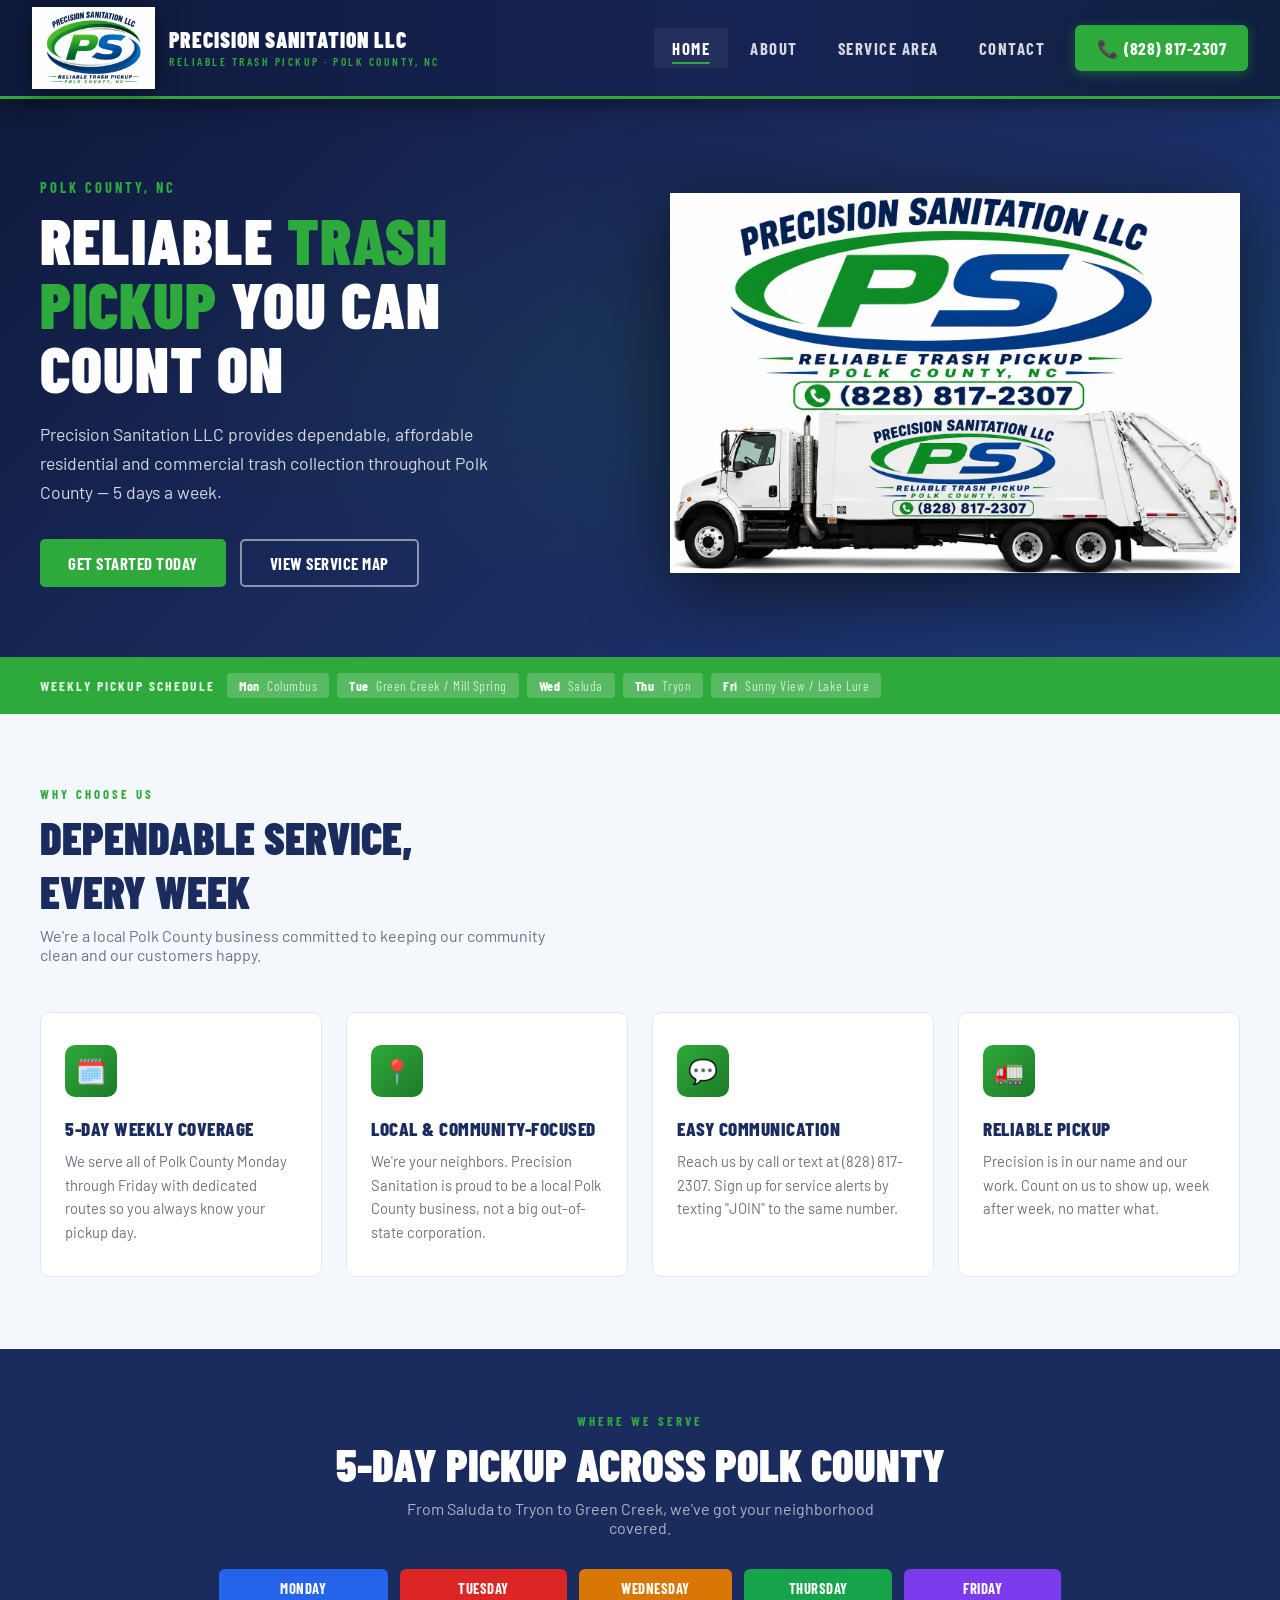
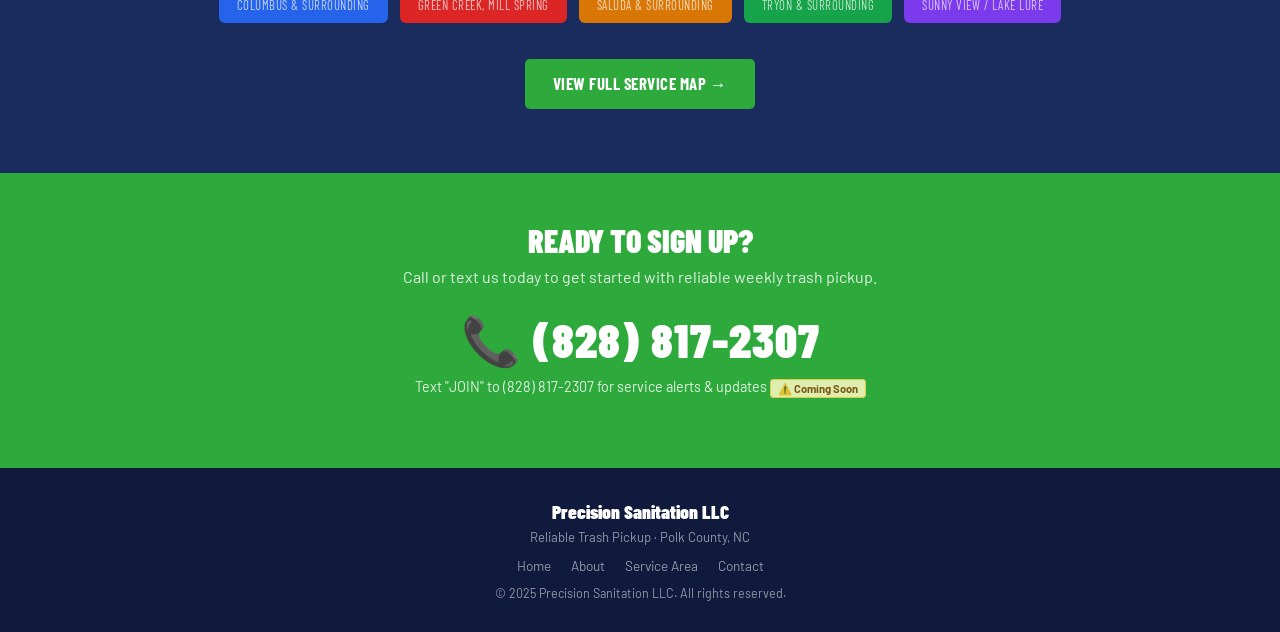
<file: index.html>
<!DOCTYPE html>
<html lang="en">
<head>
  <meta charset="UTF-8" />
  <meta name="viewport" content="width=device-width, initial-scale=1.0"/>
  <title>Precision Sanitation LLC – Reliable Trash Pickup | Polk County, NC</title>
  <meta name="description" content="Reliable residential and commercial trash pickup serving Polk County, NC. Call (828) 817-2307 today!"/>
  <link rel="icon" type="image/x-icon" href="favicon.ico"/>
  <link rel="shortcut icon" type="image/x-icon" href="favicon.ico"/>
  <link rel="preconnect" href="https://fonts.googleapis.com"/>
  <link href="https://fonts.googleapis.com/css2?family=Barlow+Condensed:wght@400;600;700;800;900&family=Barlow:wght@400;500;600&display=swap" rel="stylesheet"/>
  <style>
    :root {
      --navy: #1a2b5e;
      --navy-dark: #0f1a3d;
      --green: #2eaa3c;
      --green-dark: #1d7a28;
      --blue: #1e6fc5;
      --white: #ffffff;
      --light: #f4f7fb;
      --gray: #6b7280;
      --border: #e2e8f0;
    }
    * { margin: 0; padding: 0; box-sizing: border-box; }
    html { scroll-behavior: smooth; }
    body { font-family: 'Barlow', sans-serif; color: #1f2937; background: var(--white); }

    /* NAV */

    /* HERO */
    .hero {
      background: linear-gradient(135deg, var(--navy-dark) 0%, var(--navy) 50%, #1e3a7a 100%);
      color: var(--white); padding: 80px 24px 70px;
      position: relative; overflow: hidden;
    }
    .hero::before {
      content: '';
      position: absolute; inset: 0;
      background: radial-gradient(ellipse at 70% 50%, rgba(46,170,60,0.12) 0%, transparent 60%);
    }
    .hero-inner {
      max-width: 1200px; margin: 0 auto;
      display: grid; grid-template-columns: 1fr 1fr; gap: 60px; align-items: center;
      position: relative;
    }
    .hero-eyebrow {
      font-family: 'Barlow Condensed', sans-serif;
      font-weight: 700; font-size: 0.9rem; letter-spacing: 3px;
      text-transform: uppercase; color: var(--green); margin-bottom: 12px;
    }
    .hero h1 {
      font-family: 'Barlow Condensed', sans-serif;
      font-weight: 900; font-size: clamp(2.8rem, 5vw, 4.2rem);
      line-height: 1; text-transform: uppercase; letter-spacing: 1px;
      margin-bottom: 20px;
    }
    .hero h1 em { color: var(--green); font-style: normal; }
    .hero p {
      font-size: 1.1rem; line-height: 1.65; color: rgba(255,255,255,0.82);
      margin-bottom: 32px; max-width: 480px;
    }
    .hero-btns { display: flex; gap: 14px; flex-wrap: wrap; }
    .btn-primary {
      background: var(--green); color: var(--white);
      padding: 14px 28px; border-radius: 5px; text-decoration: none;
      font-family: 'Barlow Condensed', sans-serif; font-weight: 700;
      font-size: 1.05rem; letter-spacing: 0.5px; text-transform: uppercase;
      transition: background 0.2s, transform 0.15s;
      display: inline-block;
    }
    .btn-primary:hover { background: var(--green-dark); transform: translateY(-1px); }
    .btn-outline {
      background: transparent; color: var(--white);
      border: 2px solid rgba(255,255,255,0.5);
      padding: 12px 28px; border-radius: 5px; text-decoration: none;
      font-family: 'Barlow Condensed', sans-serif; font-weight: 700;
      font-size: 1.05rem; letter-spacing: 0.5px; text-transform: uppercase;
      transition: border-color 0.2s, background 0.2s;
      display: inline-block;
    }
    .btn-outline:hover { border-color: var(--white); background: rgba(255,255,255,0.08); }
    /* HERO RIGHT COLUMN */
    .hero-visual { display: flex; flex-direction: column; align-items: center; justify-content: center; }
    .hero-truck-img {
      width: 100%; max-width: 580px; height: auto; display: block;
      filter: drop-shadow(0 16px 40px rgba(0,0,0,0.6));
      animation: truckFloat 3.5s ease-in-out infinite;
    }
    @keyframes truckFloat {
      0%, 100% { transform: translateY(0); }
      50% { transform: translateY(-10px); }
    }

    /* SCHEDULE STRIP */
    .schedule-strip {
      background: var(--green); color: var(--white); padding: 16px 24px;
    }
    .schedule-inner {
      max-width: 1200px; margin: 0 auto;
      display: flex; align-items: center; gap: 12px; flex-wrap: wrap;
    }
    .schedule-label {
      font-family: 'Barlow Condensed', sans-serif;
      font-weight: 700; font-size: 0.85rem; text-transform: uppercase;
      letter-spacing: 2px; opacity: 0.85; white-space: nowrap;
    }
    .day-pills { display: flex; gap: 8px; flex-wrap: wrap; }
    .day-pill {
      background: rgba(255,255,255,0.2); border-radius: 4px;
      padding: 4px 12px; font-family: 'Barlow Condensed', sans-serif;
      font-weight: 700; font-size: 0.85rem; letter-spacing: 0.5px;
    }
    .day-pill span { opacity: 0.7; margin-left: 4px; font-weight: 400; }

    /* FEATURES */
    .features { padding: 72px 24px; background: var(--light); }
    .features-inner { max-width: 1200px; margin: 0 auto; }
    .section-label {
      font-family: 'Barlow Condensed', sans-serif;
      font-weight: 700; font-size: 0.8rem; letter-spacing: 3px;
      text-transform: uppercase; color: var(--green); margin-bottom: 8px;
    }
    .section-title {
      font-family: 'Barlow Condensed', sans-serif;
      font-weight: 900; font-size: clamp(2rem, 4vw, 2.8rem);
      text-transform: uppercase; color: var(--navy); margin-bottom: 8px;
    }
    .section-sub { color: var(--gray); font-size: 1rem; margin-bottom: 48px; max-width: 520px; }
    .cards { display: grid; grid-template-columns: repeat(auto-fit, minmax(240px, 1fr)); gap: 24px; }
    .card {
      background: var(--white); border-radius: 10px; padding: 32px 24px;
      border: 1px solid var(--border); transition: box-shadow 0.2s, transform 0.2s;
    }
    .card:hover { box-shadow: 0 8px 32px rgba(0,0,0,0.1); transform: translateY(-3px); }
    .card-icon {
      width: 52px; height: 52px; border-radius: 10px;
      background: linear-gradient(135deg, var(--green), var(--green-dark));
      display: flex; align-items: center; justify-content: center;
      font-size: 1.5rem; margin-bottom: 20px;
    }
    .card h3 {
      font-family: 'Barlow Condensed', sans-serif;
      font-weight: 800; font-size: 1.2rem; text-transform: uppercase;
      color: var(--navy); margin-bottom: 10px; letter-spacing: 0.5px;
    }
    .card p { color: var(--gray); font-size: 0.92rem; line-height: 1.6; }

    /* SERVICE AREA CTA */
    .area-cta {
      background: var(--navy); color: var(--white);
      padding: 64px 24px; text-align: center;
    }
    .area-cta .section-title { color: var(--white); }
    .area-cta .section-sub { color: rgba(255,255,255,0.65); margin: 0 auto 32px; }
    .day-grid {
      display: flex; flex-wrap: wrap; justify-content: center; gap: 12px;
      margin-bottom: 36px;
    }
    .day-block {
      padding: 10px 18px; border-radius: 6px;
      font-family: 'Barlow Condensed', sans-serif;
      font-weight: 700; font-size: 0.92rem; text-transform: uppercase; letter-spacing: 0.5px;
    }
    .mon { background: #2563eb; }
    .tue { background: #dc2626; }
    .wed { background: #d97706; }
    .thu { background: #16a34a; }
    .fri { background: #7c3aed; }
    .day-block span { opacity: 0.7; font-weight: 400; font-size: 0.8rem; display: block; }

    /* CONTACT STRIP */
    .contact-strip { background: var(--green); color: var(--white); padding: 48px 24px; text-align: center; }
    .contact-strip h2 {
      font-family: 'Barlow Condensed', sans-serif;
      font-weight: 900; font-size: 2rem; text-transform: uppercase; margin-bottom: 8px;
    }
    .contact-strip p { opacity: 0.85; margin-bottom: 24px; }
    .big-phone {
      font-family: 'Barlow Condensed', sans-serif;
      font-weight: 900; font-size: clamp(2.2rem, 5vw, 3rem);
      color: var(--white); text-decoration: none; letter-spacing: 1px;
      display: inline-block; margin-bottom: 8px;
    }
    .text-join { opacity: 0.8; font-size: 0.9rem; }

    /* FOOTER */
    footer { background: var(--navy-dark); color: rgba(255,255,255,0.55); padding: 32px 24px; text-align: center; }
    footer a { color: rgba(255,255,255,0.55); text-decoration: none; }
    footer a:hover { color: var(--green); }
    .footer-inner { max-width: 1200px; margin: 0 auto; }
    .footer-name {
      font-family: 'Barlow Condensed', sans-serif;
      font-weight: 900; font-size: 1.2rem; color: var(--white); margin-bottom: 6px;
    }
    .footer-links { display: flex; justify-content: center; gap: 20px; margin: 12px 0; flex-wrap: wrap; }
    .footer-links a { font-size: 0.85rem; }

    /* RESPONSIVE */
    @media (max-width: 768px) {
      .hero-inner { grid-template-columns: 1fr; gap: 20px; }
      .hero-visual { order: -1; }
      .hero-logo-img { width: 60%; max-width: 260px; }
      .hero-truck-img { width: 100%; margin-left: 0; margin-top: -10px; }
      .nav-links a:not(.nav-phone) { display: none; }
    }
    @media (max-width: 480px) {
      .hero { padding: 52px 20px 48px; }
    }
    nav {
      background: linear-gradient(90deg, var(--navy-dark) 0%, #162454 60%, #0f2040 100%);
      position: sticky; top: 0; z-index: 100;
      box-shadow: 0 4px 20px rgba(0,0,0,0.5);
      border-bottom: 3px solid var(--green);
    }
    .nav-inner {
      max-width: 1300px; margin: 0 auto;
      display: flex; align-items: center; justify-content: space-between;
      padding: 0 32px; height: 96px;
    }
    .nav-logo { text-decoration: none; display: flex; align-items: center; gap: 0; }
    .nav-logo img {
      height: 82px; width: auto; display: block;
      filter: drop-shadow(0 3px 10px rgba(0,0,0,0.5));
      transition: transform 0.2s;
    }
    .nav-logo img:hover { transform: scale(1.03); }
    .nav-logo-text { display: flex; flex-direction: column; margin-left: 14px; }
    .nav-logo-text strong {
      font-family: 'Barlow Condensed', sans-serif; font-weight: 900;
      font-size: 1.35rem; color: var(--white); letter-spacing: 1px;
      line-height: 1.1; text-transform: uppercase;
    }
    .nav-logo-text span {
      font-family: 'Barlow Condensed', sans-serif; font-weight: 600;
      font-size: 0.72rem; color: var(--green); letter-spacing: 2.5px;
      text-transform: uppercase; margin-top: 2px;
    }
    .nav-links { display: flex; gap: 4px; align-items: center; }
    .nav-links a {
      color: rgba(255,255,255,0.82); text-decoration: none;
      font-family: 'Barlow Condensed', sans-serif; font-weight: 700;
      font-size: 1.05rem; letter-spacing: 1.5px; text-transform: uppercase;
      padding: 10px 18px; border-radius: 4px;
      transition: color 0.2s, background 0.2s;
      position: relative;
    }
    .nav-links a::after {
      content: ''; position: absolute; bottom: 4px; left: 18px; right: 18px;
      height: 2px; background: var(--green); border-radius: 2px;
      transform: scaleX(0); transition: transform 0.2s;
    }
    .nav-links a:hover::after, .nav-links a.active::after { transform: scaleX(1); }
    .nav-links a:hover, .nav-links a.active { color: var(--white); background: rgba(255,255,255,0.06); }
    .nav-phone {
      background: var(--green) !important; color: var(--white) !important;
      border-radius: 6px !important; padding: 12px 22px !important;
      font-size: 1.1rem !important; letter-spacing: 0.5px !important;
      box-shadow: 0 3px 12px rgba(46,170,60,0.4) !important;
      margin-left: 8px !important;
    }
    .nav-phone::after { display: none !important; }
    .nav-phone:hover { background: var(--green-dark) !important; transform: translateY(-1px); box-shadow: 0 5px 16px rgba(46,170,60,0.5) !important; }
    @media(max-width: 960px) { .nav-logo-text { display: none; } }
    @media(max-width: 768px) {
      .nav-links a:not(.nav-phone) { display: none; }
      .nav-inner { height: 72px; padding: 0 20px; }
      .nav-logo img { height: 60px; }
    }
  </style>
</head>
<body>

<nav>
  <div class="nav-inner">
    <a href="index.html" class="nav-logo">
      <img src="logo.png" alt="Precision Sanitation LLC"
           onerror="this.style.display='none'"/>
      <div class="nav-logo-text">
        <strong>Precision Sanitation LLC</strong>
        <span>Reliable Trash Pickup &middot; Polk County, NC</span>
      </div>
    </a>
    <div class="nav-links">
      <a href="index.html" class="active">Home</a>
      <a href="about.html">About</a>
      <a href="servicearea.html">Service Area</a>
      <a href="contact.html">Contact</a>
      <a href="tel:8288172307" class="nav-phone">📞 (828) 817-2307</a>
    </div>
  </div>
</nav>

<section class="hero">
  <div class="hero-inner">
    <div>
      <div class="hero-eyebrow">Polk County, NC</div>
      <h1>Reliable <em>Trash Pickup</em> You Can Count On</h1>
      <p>Precision Sanitation LLC provides dependable, affordable residential and commercial trash collection throughout Polk County — 5 days a week.</p>
      <div class="hero-btns">
        <a href="contact.html" class="btn-primary">Get Started Today</a>
        <a href="servicearea.html" class="btn-outline">View Service Map</a>
      </div>
    </div>
    <div class="hero-visual">
      <img src="truck.png" alt="Precision Sanitation Truck" class="hero-truck-img"/>
    </div>
  </div>
</section>

<div class="schedule-strip">
  <div class="schedule-inner">
    <div class="schedule-label">Weekly Pickup Schedule</div>
    <div class="day-pills">
      <div class="day-pill">Mon <span>Columbus</span></div>
      <div class="day-pill">Tue <span>Green Creek / Mill Spring</span></div>
      <div class="day-pill">Wed <span>Saluda</span></div>
      <div class="day-pill">Thu <span>Tryon</span></div>
      <div class="day-pill">Fri <span>Sunny View / Lake Lure</span></div>
    </div>
  </div>
</div>

<section class="features">
  <div class="features-inner">
    <div class="section-label">Why Choose Us</div>
    <h2 class="section-title">Dependable Service,<br>Every Week</h2>
    <p class="section-sub">We're a local Polk County business committed to keeping our community clean and our customers happy.</p>
    <div class="cards">
      <div class="card">
        <div class="card-icon">🗓️</div>
        <h3>5-Day Weekly Coverage</h3>
        <p>We serve all of Polk County Monday through Friday with dedicated routes so you always know your pickup day.</p>
      </div>
      <div class="card">
        <div class="card-icon">📍</div>
        <h3>Local & Community-Focused</h3>
        <p>We're your neighbors. Precision Sanitation is proud to be a local Polk County business, not a big out-of-state corporation.</p>
      </div>
      <div class="card">
        <div class="card-icon">💬</div>
        <h3>Easy Communication</h3>
        <p>Reach us by call or text at (828) 817-2307. Sign up for service alerts by texting "JOIN" to the same number.</p>
      </div>
      <div class="card">
        <div class="card-icon">🚛</div>
        <h3>Reliable Pickup</h3>
        <p>Precision is in our name and our work. Count on us to show up, week after week, no matter what.</p>
      </div>
    </div>
  </div>
</section>

<section class="area-cta">
  <div class="section-label" style="color:var(--green)">Where We Serve</div>
  <h2 class="section-title">5-Day Pickup Across Polk County</h2>
  <p class="section-sub">From Saluda to Tryon to Green Creek, we've got your neighborhood covered.</p>
  <div class="day-grid">
    <div class="day-block mon">Monday<span>Columbus &amp; Surrounding</span></div>
    <div class="day-block tue">Tuesday<span>Green Creek, Mill Spring</span></div>
    <div class="day-block wed">Wednesday<span>Saluda &amp; Surrounding</span></div>
    <div class="day-block thu">Thursday<span>Tryon &amp; Surrounding</span></div>
    <div class="day-block fri">Friday<span>Sunny View / Lake Lure</span></div>
  </div>
  <a href="servicearea.html" class="btn-primary">View Full Service Map →</a>
</section>

<section class="contact-strip">
  <h2>Ready to Sign Up?</h2>
  <p>Call or text us today to get started with reliable weekly trash pickup.</p>
  <a href="tel:8288172307" class="big-phone">📞 (828) 817-2307</a>
  <p class="text-join">Text "JOIN" to (828) 817-2307 for service alerts &amp; updates <span style="font-size:0.7rem;background:#fef9c3;color:#854d0e;border:1px solid #fcd34d;border-radius:4px;padding:2px 7px;font-family:'Barlow',sans-serif;font-weight:700;letter-spacing:0;text-transform:none;vertical-align:middle;">⚠️ Coming Soon</span></p>
</section>

<footer>
  <div class="footer-inner">
    <div class="footer-name">Precision Sanitation LLC</div>
    <div style="font-size:0.82rem;margin-bottom:8px;">Reliable Trash Pickup · Polk County, NC</div>
    <div class="footer-links">
      <a href="index.html">Home</a>
      <a href="about.html">About</a>
      <a href="servicearea.html">Service Area</a>
      <a href="contact.html">Contact</a>
    </div>
    <div style="font-size:0.78rem;">© 2025 Precision Sanitation LLC. All rights reserved.</div>
  </div>
</footer>

</body>
</html>
</file>
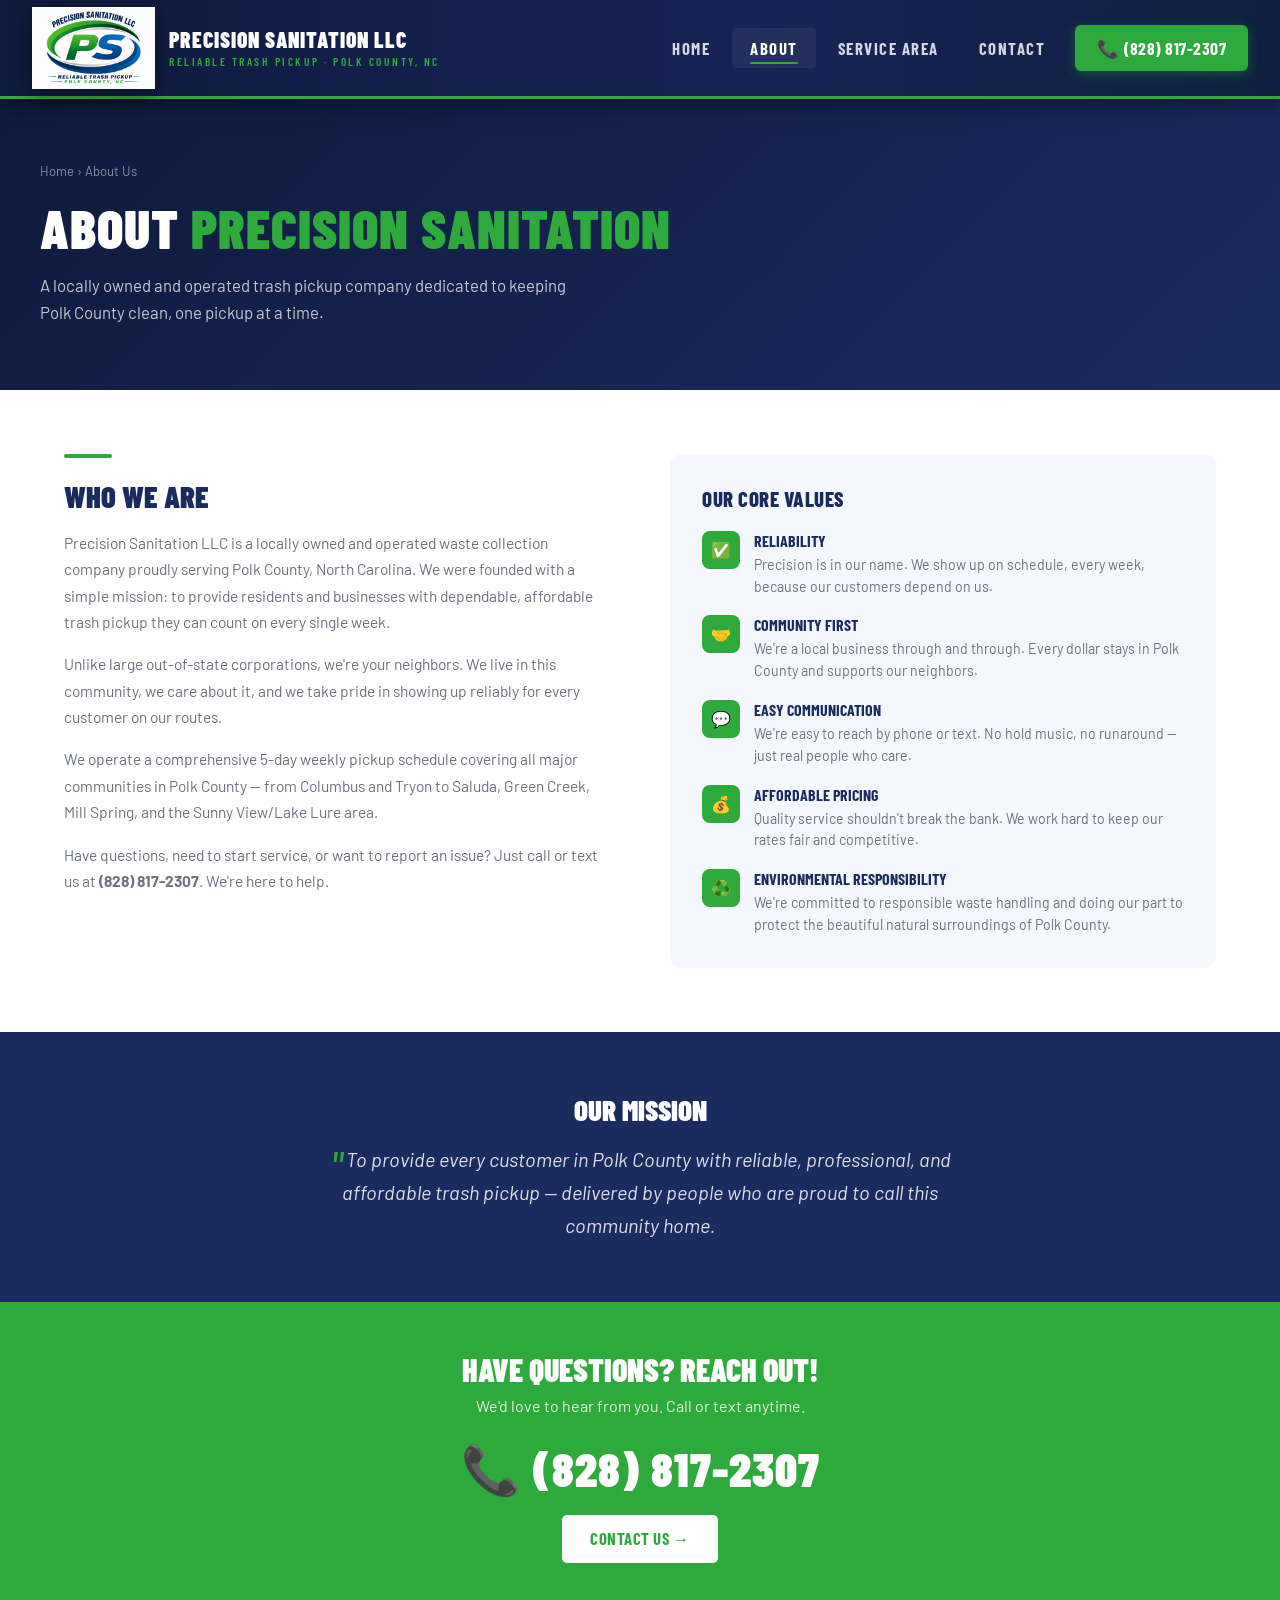
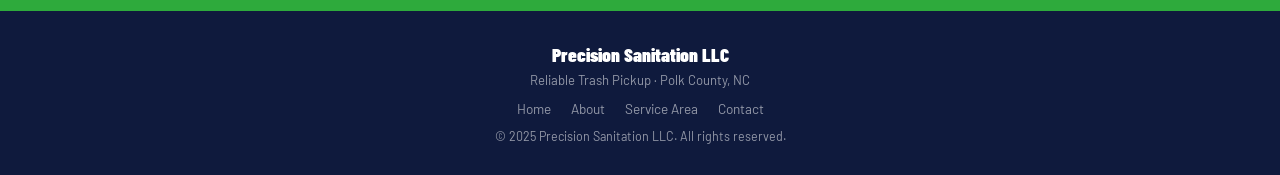
<file: about.html>
<!DOCTYPE html>
<html lang="en">
<head>
  <meta charset="UTF-8"/>
  <meta name="viewport" content="width=device-width, initial-scale=1.0"/>
  <title>About Us – Precision Sanitation LLC | Polk County, NC</title>
  <meta name="description" content="Learn about Precision Sanitation LLC – a locally owned trash pickup company proudly serving Polk County, NC."/>
  <link rel="icon" type="image/x-icon" href="favicon.ico"/>
  <link rel="shortcut icon" type="image/x-icon" href="favicon.ico"/>
  <link rel="preconnect" href="https://fonts.googleapis.com"/>
  <link href="https://fonts.googleapis.com/css2?family=Barlow+Condensed:wght@400;600;700;800;900&family=Barlow:wght@400;500;600&display=swap" rel="stylesheet"/>
  <style>
    :root {
      --navy: #1a2b5e; --navy-dark: #0f1a3d; --green: #2eaa3c;
      --green-dark: #1d7a28; --blue: #1e6fc5; --white: #ffffff;
      --light: #f4f7fb; --gray: #6b7280; --border: #e2e8f0;
    }
    * { margin:0; padding:0; box-sizing:border-box; }
    body { font-family:'Barlow',sans-serif; color:#1f2937; background:var(--white); }

    

    .page-hero { background:linear-gradient(135deg,var(--navy-dark) 0%,var(--navy) 100%); color:var(--white); padding:64px 24px; }
    .page-hero-inner { max-width:1200px; margin:0 auto; }
    .breadcrumb { font-size:0.82rem; color:rgba(255,255,255,0.5); margin-bottom:16px; }
    .breadcrumb a { color:rgba(255,255,255,0.5); text-decoration:none; }
    .breadcrumb a:hover { color:var(--green); }
    .page-hero h1 { font-family:'Barlow Condensed',sans-serif; font-weight:900; font-size:clamp(2.4rem,5vw,3.4rem); text-transform:uppercase; letter-spacing:1px; margin-bottom:12px; }
    .page-hero h1 em { color:var(--green); font-style:normal; }
    .page-hero p { color:rgba(255,255,255,0.75); font-size:1.05rem; max-width:540px; line-height:1.6; }

    .about-content { max-width:1200px; margin:0 auto; padding:64px 24px; }
    .about-grid { display:grid; grid-template-columns:1fr 1fr; gap:60px; align-items:start; }
    .about-text h2 { font-family:'Barlow Condensed',sans-serif; font-weight:900; font-size:1.9rem; text-transform:uppercase; color:var(--navy); margin-bottom:16px; }
    .about-text p { color:var(--gray); line-height:1.7; margin-bottom:16px; font-size:0.97rem; }
    .about-text p:last-child { margin-bottom:0; }
    .green-bar { width:48px; height:4px; background:var(--green); border-radius:2px; margin-bottom:20px; }

    .values-box { background:var(--light); border-radius:12px; padding:32px; }
    .values-box h3 { font-family:'Barlow Condensed',sans-serif; font-weight:800; font-size:1.3rem; text-transform:uppercase; color:var(--navy); margin-bottom:20px; letter-spacing:0.5px; }
    .value-item { display:flex; gap:14px; align-items:flex-start; margin-bottom:18px; }
    .value-item:last-child { margin-bottom:0; }
    .value-icon { width:38px; height:38px; min-width:38px; background:var(--green); border-radius:8px; display:flex; align-items:center; justify-content:center; font-size:1rem; }
    .value-item h4 { font-family:'Barlow Condensed',sans-serif; font-weight:700; font-size:1rem; text-transform:uppercase; color:var(--navy); margin-bottom:4px; }
    .value-item p { color:var(--gray); font-size:0.88rem; line-height:1.55; }

    .mission-strip { background:var(--navy); color:var(--white); padding:60px 24px; text-align:center; }
    .mission-strip h2 { font-family:'Barlow Condensed',sans-serif; font-weight:900; font-size:1.8rem; text-transform:uppercase; margin-bottom:16px; }
    .mission-strip blockquote { font-size:1.25rem; line-height:1.65; color:rgba(255,255,255,0.85); max-width:680px; margin:0 auto; font-style:italic; }
    .mission-strip blockquote::before { content:'"'; font-size:3rem; color:var(--green); line-height:0; vertical-align:-0.4em; margin-right:4px; }

    .contact-strip { background:var(--green); color:var(--white); padding:48px 24px; text-align:center; }
    .contact-strip h2 { font-family:'Barlow Condensed',sans-serif; font-weight:900; font-size:2rem; text-transform:uppercase; margin-bottom:8px; }
    .contact-strip p { opacity:0.85; margin-bottom:24px; }
    .big-phone { font-family:'Barlow Condensed',sans-serif; font-weight:900; font-size:clamp(2.2rem,5vw,3rem); color:var(--white); text-decoration:none; letter-spacing:1px; display:inline-block; margin-bottom:8px; }
    .btn-white { background:var(--white); color:var(--green); padding:13px 28px; border-radius:5px; text-decoration:none; font-family:'Barlow Condensed',sans-serif; font-weight:700; font-size:1.05rem; letter-spacing:0.5px; text-transform:uppercase; display:inline-block; margin-top:8px; transition:background 0.2s; }
    .btn-white:hover { background:rgba(255,255,255,0.9); }

    footer { background:var(--navy-dark); color:rgba(255,255,255,0.55); padding:32px 24px; text-align:center; }
    footer a { color:rgba(255,255,255,0.55); text-decoration:none; }
    footer a:hover { color:var(--green); }
    .footer-inner { max-width:1200px; margin:0 auto; }
    .footer-name { font-family:'Barlow Condensed',sans-serif; font-weight:900; font-size:1.2rem; color:var(--white); margin-bottom:6px; }
    .footer-links { display:flex; justify-content:center; gap:20px; margin:12px 0; flex-wrap:wrap; }
    .footer-links a { font-size:0.85rem; }

    @media (max-width:768px) {
      .about-grid { grid-template-columns:1fr; gap:36px; }
    }
    nav {
      background: linear-gradient(90deg, var(--navy-dark) 0%, #162454 60%, #0f2040 100%);
      position: sticky; top: 0; z-index: 100;
      box-shadow: 0 4px 20px rgba(0,0,0,0.5);
      border-bottom: 3px solid var(--green);
    }
    .nav-inner {
      max-width: 1300px; margin: 0 auto;
      display: flex; align-items: center; justify-content: space-between;
      padding: 0 32px; height: 96px;
    }
    .nav-logo { text-decoration: none; display: flex; align-items: center; gap: 0; }
    .nav-logo img {
      height: 82px; width: auto; display: block;
      filter: drop-shadow(0 3px 10px rgba(0,0,0,0.5));
      transition: transform 0.2s;
    }
    .nav-logo img:hover { transform: scale(1.03); }
    .nav-logo-text { display: flex; flex-direction: column; margin-left: 14px; }
    .nav-logo-text strong {
      font-family: 'Barlow Condensed', sans-serif; font-weight: 900;
      font-size: 1.35rem; color: var(--white); letter-spacing: 1px;
      line-height: 1.1; text-transform: uppercase;
    }
    .nav-logo-text span {
      font-family: 'Barlow Condensed', sans-serif; font-weight: 600;
      font-size: 0.72rem; color: var(--green); letter-spacing: 2.5px;
      text-transform: uppercase; margin-top: 2px;
    }
    .nav-links { display: flex; gap: 4px; align-items: center; }
    .nav-links a {
      color: rgba(255,255,255,0.82); text-decoration: none;
      font-family: 'Barlow Condensed', sans-serif; font-weight: 700;
      font-size: 1.05rem; letter-spacing: 1.5px; text-transform: uppercase;
      padding: 10px 18px; border-radius: 4px;
      transition: color 0.2s, background 0.2s;
      position: relative;
    }
    .nav-links a::after {
      content: ''; position: absolute; bottom: 4px; left: 18px; right: 18px;
      height: 2px; background: var(--green); border-radius: 2px;
      transform: scaleX(0); transition: transform 0.2s;
    }
    .nav-links a:hover::after, .nav-links a.active::after { transform: scaleX(1); }
    .nav-links a:hover, .nav-links a.active { color: var(--white); background: rgba(255,255,255,0.06); }
    .nav-phone {
      background: var(--green) !important; color: var(--white) !important;
      border-radius: 6px !important; padding: 12px 22px !important;
      font-size: 1.1rem !important; letter-spacing: 0.5px !important;
      box-shadow: 0 3px 12px rgba(46,170,60,0.4) !important;
      margin-left: 8px !important;
    }
    .nav-phone::after { display: none !important; }
    .nav-phone:hover { background: var(--green-dark) !important; transform: translateY(-1px); box-shadow: 0 5px 16px rgba(46,170,60,0.5) !important; }
    @media(max-width: 960px) { .nav-logo-text { display: none; } }
    @media(max-width: 768px) {
      .nav-links a:not(.nav-phone) { display: none; }
      .nav-inner { height: 72px; padding: 0 20px; }
      .nav-logo img { height: 60px; }
    }
  </style>
</head>
<body>

<nav>
  <div class="nav-inner">
    <a href="index.html" class="nav-logo">
      <img src="logo.png" alt="Precision Sanitation LLC"
           onerror="this.style.display='none'"/>
      <div class="nav-logo-text">
        <strong>Precision Sanitation LLC</strong>
        <span>Reliable Trash Pickup &middot; Polk County, NC</span>
      </div>
    </a>
    <div class="nav-links">
      <a href="index.html">Home</a>
      <a href="about.html" class="active">About</a>
      <a href="servicearea.html">Service Area</a>
      <a href="contact.html">Contact</a>
      <a href="tel:8288172307" class="nav-phone">📞 (828) 817-2307</a>
    </div>
  </div>
</nav>

<section class="page-hero">
  <div class="page-hero-inner">
    <div class="breadcrumb"><a href="index.html">Home</a> › About Us</div>
    <h1>About <em>Precision Sanitation</em></h1>
    <p>A locally owned and operated trash pickup company dedicated to keeping Polk County clean, one pickup at a time.</p>
  </div>
</section>

<section class="about-content">
  <div class="about-grid">
    <div class="about-text">
      <div class="green-bar"></div>
      <h2>Who We Are</h2>
      <p>Precision Sanitation LLC is a locally owned and operated waste collection company proudly serving Polk County, North Carolina. We were founded with a simple mission: to provide residents and businesses with dependable, affordable trash pickup they can count on every single week.</p>
      <p>Unlike large out-of-state corporations, we're your neighbors. We live in this community, we care about it, and we take pride in showing up reliably for every customer on our routes.</p>
      <p>We operate a comprehensive 5-day weekly pickup schedule covering all major communities in Polk County — from Columbus and Tryon to Saluda, Green Creek, Mill Spring, and the Sunny View/Lake Lure area.</p>
      <p>Have questions, need to start service, or want to report an issue? Just call or text us at <strong>(828) 817-2307</strong>. We're here to help.</p>
    </div>
    <div class="values-box">
      <h3>Our Core Values</h3>
      <div class="value-item">
        <div class="value-icon">✅</div>
        <div>
          <h4>Reliability</h4>
          <p>Precision is in our name. We show up on schedule, every week, because our customers depend on us.</p>
        </div>
      </div>
      <div class="value-item">
        <div class="value-icon">🤝</div>
        <div>
          <h4>Community First</h4>
          <p>We're a local business through and through. Every dollar stays in Polk County and supports our neighbors.</p>
        </div>
      </div>
      <div class="value-item">
        <div class="value-icon">💬</div>
        <div>
          <h4>Easy Communication</h4>
          <p>We're easy to reach by phone or text. No hold music, no runaround — just real people who care.</p>
        </div>
      </div>
      <div class="value-item">
        <div class="value-icon">💰</div>
        <div>
          <h4>Affordable Pricing</h4>
          <p>Quality service shouldn't break the bank. We work hard to keep our rates fair and competitive.</p>
        </div>
      </div>
      <div class="value-item">
        <div class="value-icon">♻️</div>
        <div>
          <h4>Environmental Responsibility</h4>
          <p>We're committed to responsible waste handling and doing our part to protect the beautiful natural surroundings of Polk County.</p>
        </div>
      </div>
    </div>
  </div>
</section>

<section class="mission-strip">
  <h2>Our Mission</h2>
  <blockquote>To provide every customer in Polk County with reliable, professional, and affordable trash pickup — delivered by people who are proud to call this community home.</blockquote>
</section>

<section class="contact-strip">
  <h2>Have Questions? Reach Out!</h2>
  <p>We'd love to hear from you. Call or text anytime.</p>
  <a href="tel:8288172307" class="big-phone">📞 (828) 817-2307</a>
  <br/>
  <a href="contact.html" class="btn-white">Contact Us →</a>
</section>

<footer>
  <div class="footer-inner">
    <div class="footer-name">Precision Sanitation LLC</div>
    <div style="font-size:0.82rem;margin-bottom:8px;">Reliable Trash Pickup · Polk County, NC</div>
    <div class="footer-links">
      <a href="index.html">Home</a>
      <a href="about.html">About</a>
      <a href="servicearea.html">Service Area</a>
      <a href="contact.html">Contact</a>
    </div>
    <div style="font-size:0.78rem;">© 2025 Precision Sanitation LLC. All rights reserved.</div>
  </div>
</footer>

</body>
</html>
</file>
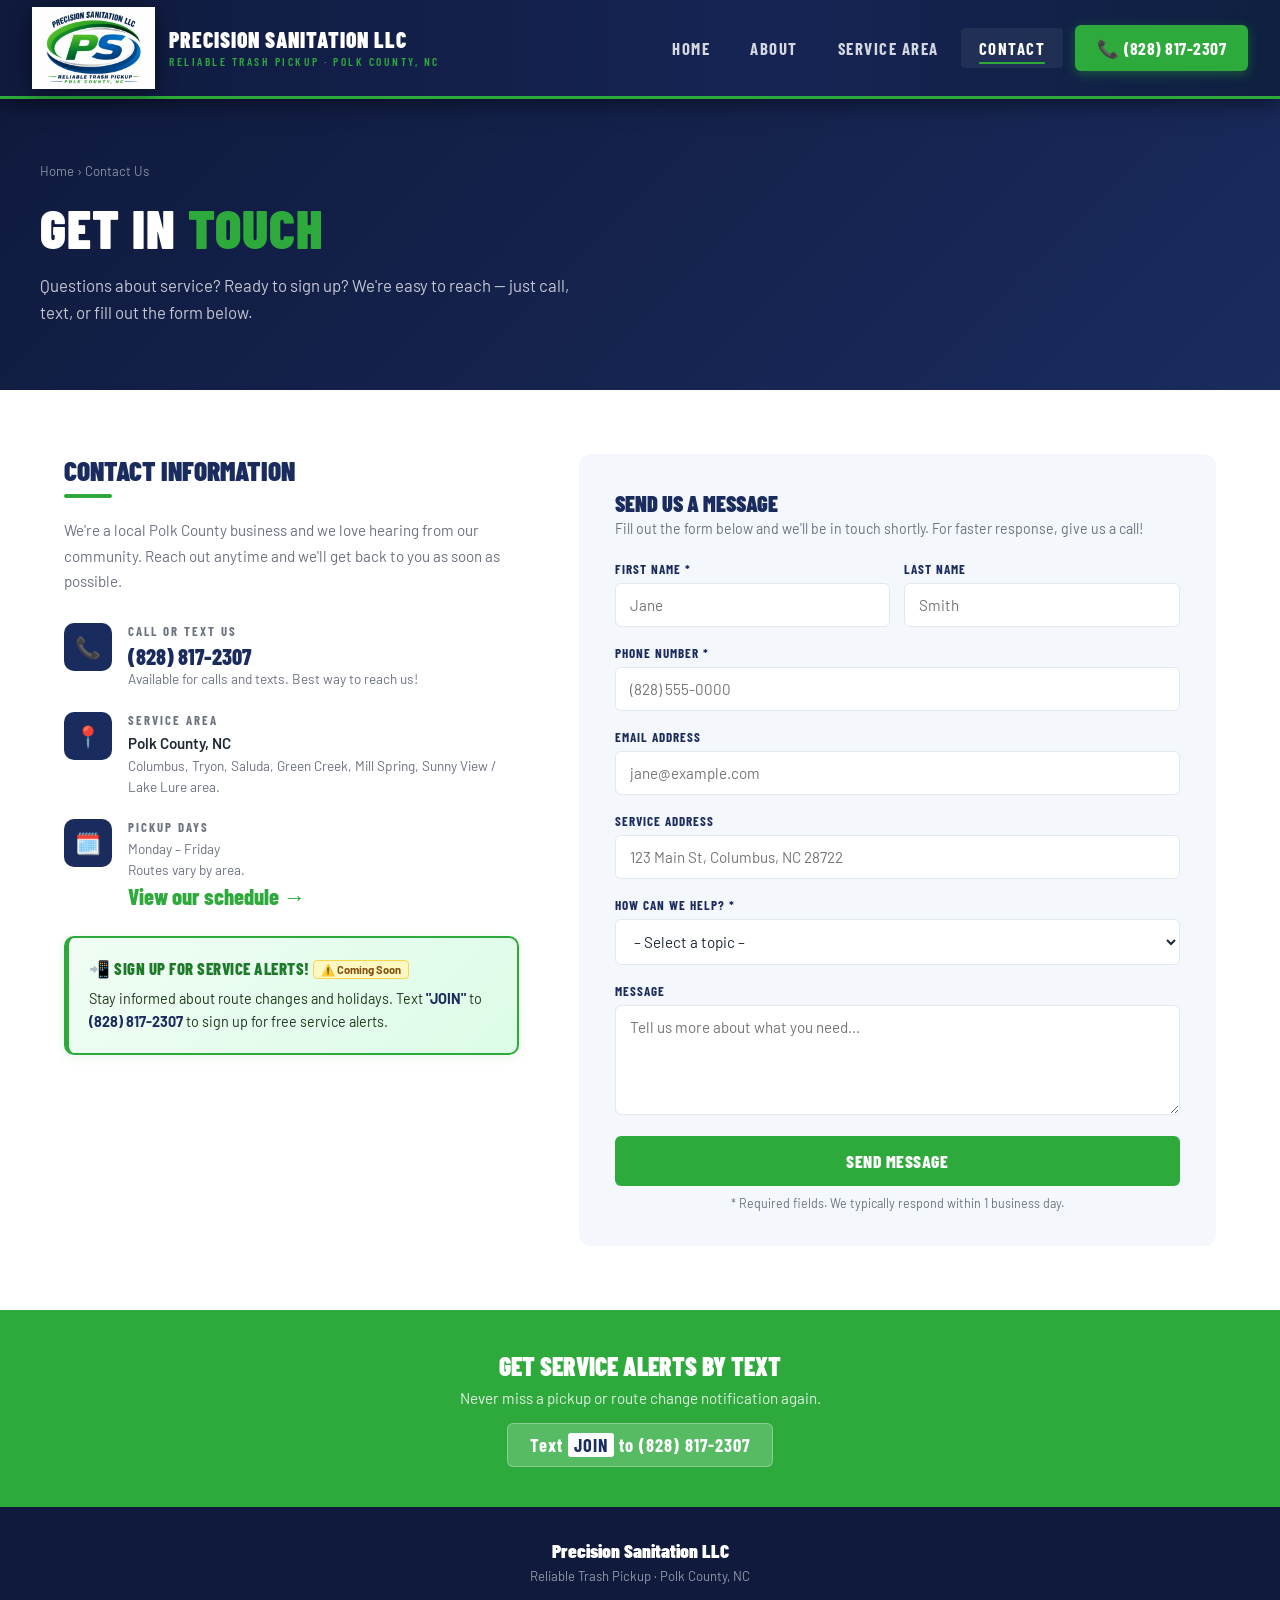
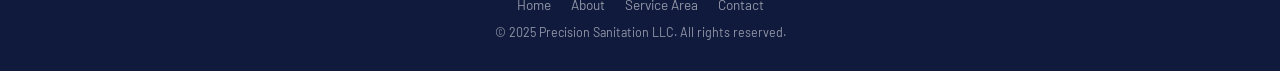
<file: contact.html>
<!DOCTYPE html>
<html lang="en">
<head>
  <meta charset="UTF-8"/>
  <meta name="viewport" content="width=device-width, initial-scale=1.0"/>
  <title>Contact Us – Precision Sanitation LLC | Polk County, NC</title>
  <meta name="description" content="Contact Precision Sanitation LLC for trash pickup service in Polk County, NC. Call or text (828) 817-2307."/>
  <link rel="icon" type="image/x-icon" href="favicon.ico"/>
  <link rel="shortcut icon" type="image/x-icon" href="favicon.ico"/>
  <link rel="preconnect" href="https://fonts.googleapis.com"/>
  <link href="https://fonts.googleapis.com/css2?family=Barlow+Condensed:wght@400;600;700;800;900&family=Barlow:wght@400;500;600&display=swap" rel="stylesheet"/>
  <style>
    :root {
      --navy:#1a2b5e; --navy-dark:#0f1a3d; --green:#2eaa3c;
      --green-dark:#1d7a28; --white:#ffffff; --light:#f4f7fb;
      --gray:#6b7280; --border:#e2e8f0;
    }
    * { margin:0; padding:0; box-sizing:border-box; }
    body { font-family:'Barlow',sans-serif; color:#1f2937; background:var(--white); }

    

    .page-hero { background:linear-gradient(135deg,var(--navy-dark) 0%,var(--navy) 100%); color:var(--white); padding:64px 24px; }
    .page-hero-inner { max-width:1200px; margin:0 auto; }
    .breadcrumb { font-size:0.82rem; color:rgba(255,255,255,0.5); margin-bottom:16px; }
    .breadcrumb a { color:rgba(255,255,255,0.5); text-decoration:none; }
    .breadcrumb a:hover { color:var(--green); }
    .page-hero h1 { font-family:'Barlow Condensed',sans-serif; font-weight:900; font-size:clamp(2.4rem,5vw,3.4rem); text-transform:uppercase; letter-spacing:1px; margin-bottom:12px; }
    .page-hero h1 em { color:var(--green); font-style:normal; }
    .page-hero p { color:rgba(255,255,255,0.75); font-size:1.05rem; max-width:540px; line-height:1.6; }

    .contact-main { max-width:1200px; margin:0 auto; padding:64px 24px; }
    .contact-grid { display:grid; grid-template-columns:1fr 1.4fr; gap:60px; align-items:start; }

    /* Info column */
    .contact-info h2 { font-family:'Barlow Condensed',sans-serif; font-weight:900; font-size:1.7rem; text-transform:uppercase; color:var(--navy); margin-bottom:8px; }
    .green-bar { width:48px; height:4px; background:var(--green); border-radius:2px; margin-bottom:20px; }
    .contact-info p { color:var(--gray); line-height:1.7; margin-bottom:28px; font-size:0.95rem; }

    .contact-block { display:flex; gap:16px; align-items:flex-start; margin-bottom:22px; }
    .contact-block-icon { width:48px; height:48px; min-width:48px; background:var(--navy); border-radius:10px; display:flex; align-items:center; justify-content:center; font-size:1.3rem; }
    .contact-block-text h4 { font-family:'Barlow Condensed',sans-serif; font-weight:700; font-size:0.8rem; text-transform:uppercase; letter-spacing:2px; color:var(--gray); margin-bottom:4px; }
    .contact-block-text a { font-family:'Barlow Condensed',sans-serif; font-weight:800; font-size:1.4rem; color:var(--navy); text-decoration:none; display:block; }
    .contact-block-text a:hover { color:var(--green); }
    .contact-block-text p { color:var(--gray); font-size:0.85rem; margin:0; line-height:1.5; }

    .text-alert-box {
      background: linear-gradient(135deg, #f0fdf4, #dcfce7);
      border: 2px solid var(--green);
      border-left: 5px solid var(--green);
      border-radius: 10px; padding: 20px; margin-top: 8px;
      box-shadow: 0 2px 12px rgba(46,170,60,0.12);
    }
    .text-alert-box h4 {
      font-family: 'Barlow Condensed', sans-serif; font-weight: 800;
      font-size: 1.05rem; text-transform: uppercase; color: var(--green-dark);
      margin-bottom: 8px; letter-spacing: 0.5px;
    }
    .text-alert-box p { color: #1a3a1a; font-size: 0.9rem; margin: 0; line-height: 1.6; }
    .text-alert-box strong { color: var(--navy); }

    /* Form column */
    .contact-form-box { background:var(--light); border-radius:12px; padding:36px; }
    .contact-form-box h3 { font-family:'Barlow Condensed',sans-serif; font-weight:900; font-size:1.4rem; text-transform:uppercase; color:var(--navy); margin-bottom:4px; }
    .contact-form-box .form-sub { color:var(--gray); font-size:0.88rem; margin-bottom:24px; }

    .form-row { margin-bottom:18px; }
    .form-row label { display:block; font-family:'Barlow Condensed',sans-serif; font-weight:700; font-size:0.82rem; text-transform:uppercase; letter-spacing:1px; color:var(--navy); margin-bottom:6px; }
    .form-row input, .form-row select, .form-row textarea {
      width:100%; padding:12px 14px; border:1.5px solid var(--border); border-radius:6px;
      font-family:'Barlow',sans-serif; font-size:0.95rem; color:#1f2937;
      background:var(--white); transition:border-color 0.2s, box-shadow 0.2s;
      outline:none;
    }
    .form-row input:focus, .form-row select:focus, .form-row textarea:focus {
      border-color:var(--green); box-shadow:0 0 0 3px rgba(46,170,60,0.12);
    }
    .form-row textarea { resize:vertical; min-height:110px; }
    .form-2col { display:grid; grid-template-columns:1fr 1fr; gap:14px; }
    .btn-submit { width:100%; background:var(--green); color:var(--white); padding:14px; border:none; border-radius:6px; font-family:'Barlow Condensed',sans-serif; font-weight:800; font-size:1.1rem; text-transform:uppercase; letter-spacing:0.5px; cursor:pointer; transition:background 0.2s; }
    .btn-submit:hover { background:var(--green-dark); }
    .form-disclaimer { text-align:center; margin-top:10px; font-size:0.78rem; color:var(--gray); }

    /* Success message (hidden by default) */
    .field-error { display:none; color:#dc2626; font-size:0.8rem; margin-top:5px; font-weight:600; }
    .field-error.visible { display:block; }
    .input-error { border-color:#dc2626 !important; box-shadow:0 0 0 3px rgba(220,38,38,0.12) !important; }
    .success-msg { display:none; background:#d1fae5; border:1.5px solid #6ee7b7; color:#065f46; border-radius:8px; padding:16px 20px; margin-top:16px; font-size:0.92rem; line-height:1.6; }
    .success-msg strong { display:block; margin-bottom:4px; font-family:'Barlow Condensed',sans-serif; font-size:1.1rem; text-transform:uppercase; }

    .service-alert-strip { background:var(--green); color:var(--white); padding:40px 24px; text-align:center; }
    .service-alert-strip h2 { font-family:'Barlow Condensed',sans-serif; font-weight:900; font-size:1.6rem; text-transform:uppercase; margin-bottom:8px; }
    .service-alert-strip p { opacity:0.85; margin-bottom:16px; font-size:0.95rem; }
    .text-code { display:inline-block; background:rgba(255,255,255,0.2); border:1px solid rgba(255,255,255,0.3); border-radius:6px; padding:10px 22px; font-family:'Barlow Condensed',sans-serif; font-weight:700; font-size:1.15rem; letter-spacing:1px; }
    .text-code span { color:var(--navy); background:var(--white); padding:1px 6px; border-radius:3px; }

    footer { background:var(--navy-dark); color:rgba(255,255,255,0.55); padding:32px 24px; text-align:center; }
    footer a { color:rgba(255,255,255,0.55); text-decoration:none; }
    footer a:hover { color:var(--green); }
    .footer-inner { max-width:1200px; margin:0 auto; }
    .footer-name { font-family:'Barlow Condensed',sans-serif; font-weight:900; font-size:1.2rem; color:var(--white); margin-bottom:6px; }
    .footer-links { display:flex; justify-content:center; gap:20px; margin:12px 0; flex-wrap:wrap; }
    .footer-links a { font-size:0.85rem; }

    @media (max-width:768px) {
      .contact-grid { grid-template-columns:1fr; gap:36px; }
      .form-2col { grid-template-columns:1fr; }
    }
    nav {
      background: linear-gradient(90deg, var(--navy-dark) 0%, #162454 60%, #0f2040 100%);
      position: sticky; top: 0; z-index: 100;
      box-shadow: 0 4px 20px rgba(0,0,0,0.5);
      border-bottom: 3px solid var(--green);
    }
    .nav-inner {
      max-width: 1300px; margin: 0 auto;
      display: flex; align-items: center; justify-content: space-between;
      padding: 0 32px; height: 96px;
    }
    .nav-logo { text-decoration: none; display: flex; align-items: center; gap: 0; }
    .nav-logo img {
      height: 82px; width: auto; display: block;
      filter: drop-shadow(0 3px 10px rgba(0,0,0,0.5));
      transition: transform 0.2s;
    }
    .nav-logo img:hover { transform: scale(1.03); }
    .nav-logo-text { display: flex; flex-direction: column; margin-left: 14px; }
    .nav-logo-text strong {
      font-family: 'Barlow Condensed', sans-serif; font-weight: 900;
      font-size: 1.35rem; color: var(--white); letter-spacing: 1px;
      line-height: 1.1; text-transform: uppercase;
    }
    .nav-logo-text span {
      font-family: 'Barlow Condensed', sans-serif; font-weight: 600;
      font-size: 0.72rem; color: var(--green); letter-spacing: 2.5px;
      text-transform: uppercase; margin-top: 2px;
    }
    .nav-links { display: flex; gap: 4px; align-items: center; }
    .nav-links a {
      color: rgba(255,255,255,0.82); text-decoration: none;
      font-family: 'Barlow Condensed', sans-serif; font-weight: 700;
      font-size: 1.05rem; letter-spacing: 1.5px; text-transform: uppercase;
      padding: 10px 18px; border-radius: 4px;
      transition: color 0.2s, background 0.2s;
      position: relative;
    }
    .nav-links a::after {
      content: ''; position: absolute; bottom: 4px; left: 18px; right: 18px;
      height: 2px; background: var(--green); border-radius: 2px;
      transform: scaleX(0); transition: transform 0.2s;
    }
    .nav-links a:hover::after, .nav-links a.active::after { transform: scaleX(1); }
    .nav-links a:hover, .nav-links a.active { color: var(--white); background: rgba(255,255,255,0.06); }
    .nav-phone {
      background: var(--green) !important; color: var(--white) !important;
      border-radius: 6px !important; padding: 12px 22px !important;
      font-size: 1.1rem !important; letter-spacing: 0.5px !important;
      box-shadow: 0 3px 12px rgba(46,170,60,0.4) !important;
      margin-left: 8px !important;
    }
    .nav-phone::after { display: none !important; }
    .nav-phone:hover { background: var(--green-dark) !important; transform: translateY(-1px); box-shadow: 0 5px 16px rgba(46,170,60,0.5) !important; }
    @media(max-width: 960px) { .nav-logo-text { display: none; } }
    @media(max-width: 768px) {
      .nav-links a:not(.nav-phone) { display: none; }
      .nav-inner { height: 72px; padding: 0 20px; }
      .nav-logo img { height: 60px; }
    }
  </style>
</head>
<body>

<nav>
  <div class="nav-inner">
    <a href="index.html" class="nav-logo">
      <img src="logo.png" alt="Precision Sanitation LLC"
           onerror="this.style.display='none'"/>
      <div class="nav-logo-text">
        <strong>Precision Sanitation LLC</strong>
        <span>Reliable Trash Pickup &middot; Polk County, NC</span>
      </div>
    </a>
    <div class="nav-links">
      <a href="index.html">Home</a>
      <a href="about.html">About</a>
      <a href="servicearea.html">Service Area</a>
      <a href="contact.html" class="active">Contact</a>
      <a href="tel:8288172307" class="nav-phone">📞 (828) 817-2307</a>
    </div>
  </div>
</nav>

<section class="page-hero">
  <div class="page-hero-inner">
    <div class="breadcrumb"><a href="index.html">Home</a> › Contact Us</div>
    <h1>Get in <em>Touch</em></h1>
    <p>Questions about service? Ready to sign up? We're easy to reach — just call, text, or fill out the form below.</p>
  </div>
</section>

<section class="contact-main">
  <div class="contact-grid">
    <div class="contact-info">
      <h2>Contact Information</h2>
      <div class="green-bar"></div>
      <p>We're a local Polk County business and we love hearing from our community. Reach out anytime and we'll get back to you as soon as possible.</p>

      <div class="contact-block">
        <div class="contact-block-icon">📞</div>
        <div class="contact-block-text">
          <h4>Call or Text Us</h4>
          <a href="tel:8288172307">(828) 817-2307</a>
          <p>Available for calls and texts. Best way to reach us!</p>
        </div>
      </div>

      <div class="contact-block">
        <div class="contact-block-icon">📍</div>
        <div class="contact-block-text">
          <h4>Service Area</h4>
          <p style="font-size:0.95rem;font-weight:600;color:#1f2937;margin-bottom:2px;">Polk County, NC</p>
          <p>Columbus, Tryon, Saluda, Green Creek, Mill Spring, Sunny View / Lake Lure area.</p>
        </div>
      </div>

      <div class="contact-block">
        <div class="contact-block-icon">🗓️</div>
        <div class="contact-block-text">
          <h4>Pickup Days</h4>
          <p>Monday – Friday<br>Routes vary by area. <a href="servicearea.html" style="color:var(--green);">View our schedule →</a></p>
        </div>
      </div>

      <div class="text-alert-box">
        <h4>📲 Sign Up for Service Alerts! <span style="font-size:0.7rem;background:#fef9c3;color:#854d0e;border:1px solid #fcd34d;border-radius:4px;padding:2px 7px;font-family:'Barlow',sans-serif;font-weight:700;letter-spacing:0;text-transform:none;vertical-align:middle;">⚠️ Coming Soon</span></h4>
        <p>Stay informed about route changes and holidays. Text <strong>"JOIN"</strong> to <strong>(828) 817-2307</strong> to sign up for free service alerts.</p>
      </div>
    </div>

    <div class="contact-form-box">
      <h3 id="formTitle">Send Us a Message</h3>
      <p class="form-sub" id="formSub">Fill out the form below and we'll be in touch shortly. For faster response, give us a call!</p>

      <form id="contactForm" action="https://formspree.io/f/mkoyqqrz" method="POST" novalidate>

        <input type="hidden" name="_subject" value="New Message – Precision Sanitation Website"/>

        <div class="form-2col">
          <div class="form-row">
            <label for="fname">First Name *</label>
            <input type="text" id="fname" name="first_name" placeholder="Jane" required/>
            <span class="field-error" id="fname-error">Please enter your first name.</span>
          </div>
          <div class="form-row">
            <label for="lname">Last Name</label>
            <input type="text" id="lname" name="last_name" placeholder="Smith"/>
          </div>
        </div>

        <div class="form-row">
          <label for="phone">Phone Number *</label>
          <input type="tel" id="phone" name="phone" placeholder="(828) 555-0000" required/>
          <span class="field-error" id="phone-error">Please enter your phone number.</span>
        </div>

        <div class="form-row">
          <label for="email">Email Address</label>
          <input type="email" id="email" name="email" placeholder="jane@example.com"/>
        </div>

        <div class="form-row">
          <label for="address">Service Address</label>
          <input type="text" id="address" name="service_address" placeholder="123 Main St, Columbus, NC 28722"/>
        </div>

        <div class="form-row">
          <label for="subject">How Can We Help? *</label>
          <select id="subject" name="topic" required>
            <option value="">– Select a topic –</option>
            <option>Sign Up for Service</option>
            <option>Question About My Pickup Day</option>
            <option>Missed Pickup</option>
            <option>Cancel or Change Service</option>
            <option>Billing Question</option>
            <option>Other</option>
          </select>
          <span class="field-error" id="subject-error">Please select a topic.</span>
        </div>

        <div class="form-row">
          <label for="message">Message</label>
          <textarea id="message" name="message" placeholder="Tell us more about what you need..."></textarea>
        </div>

        <button type="submit" class="btn-submit" id="submitBtn">Send Message</button>
        <p class="form-disclaimer">* Required fields. We typically respond within 1 business day.</p>
      </form>

      <div class="success-msg" id="successMsg" style="display:none;">
        <strong>✅ Message Sent!</strong>
        Thank you for reaching out. We'll be in touch soon. For faster assistance, feel free to call or text us at (828) 817-2307.
      </div>
    </div>
  </div>
</section>

<section class="service-alert-strip">
  <h2>Get Service Alerts by Text</h2>
  <p>Never miss a pickup or route change notification again.</p>
  <div class="text-code">Text <span>JOIN</span> to (828) 817-2307</div>
</section>

<footer>
  <div class="footer-inner">
    <div class="footer-name">Precision Sanitation LLC</div>
    <div style="font-size:0.82rem;margin-bottom:8px;">Reliable Trash Pickup · Polk County, NC</div>
    <div class="footer-links">
      <a href="index.html">Home</a>
      <a href="about.html">About</a>
      <a href="servicearea.html">Service Area</a>
      <a href="contact.html">Contact</a>
    </div>
    <div style="font-size:0.78rem;">© 2025 Precision Sanitation LLC. All rights reserved.</div>
  </div>
</footer>

<script>
  function showError(inputId, errorId) {
    document.getElementById(inputId).classList.add('input-error');
    document.getElementById(errorId).classList.add('visible');
  }
  function clearError(inputId, errorId) {
    document.getElementById(inputId).classList.remove('input-error');
    document.getElementById(errorId).classList.remove('visible');
  }

  // Clear errors as user types
  ['fname','phone','subject'].forEach(function(id) {
    var el = document.getElementById(id);
    el.addEventListener('input', function() { clearError(id, id+'-error'); });
    el.addEventListener('change', function() { clearError(id, id+'-error'); });
  });

  document.getElementById('contactForm').addEventListener('submit', function(e) {
    e.preventDefault(); // Always prevent default — we handle via fetch

    const fname = document.getElementById('fname').value.trim();
    const phone = document.getElementById('phone').value.trim();
    const topic = document.getElementById('subject').value;
    let valid = true;

    if (!fname) { showError('fname', 'fname-error'); valid = false; } else { clearError('fname', 'fname-error'); }
    if (!phone) { showError('phone', 'phone-error'); valid = false; } else { clearError('phone', 'phone-error'); }
    if (!topic) { showError('subject', 'subject-error'); valid = false; } else { clearError('subject', 'subject-error'); }

    if (!valid) {
      document.querySelector('.input-error').scrollIntoView({ behavior:'smooth', block:'center' });
      return;
    }

    // Show loading state
    const btn = document.getElementById('submitBtn');
    btn.textContent = 'Sending…';
    btn.disabled = true;

    // Submit via fetch (AJAX) — stays on page, no redirect
    const data = new FormData(document.getElementById('contactForm'));
    fetch('https://formspree.io/f/mkoyqqrz', {
      method: 'POST',
      body: data,
      headers: { 'Accept': 'application/json' }
    })
    .then(function(response) {
      if (response.ok) {
        // Success — hide form, title, subtitle; show thank-you message
        document.getElementById('contactForm').style.display = 'none';
        document.getElementById('formTitle').style.display = 'none';
        document.getElementById('formSub').style.display = 'none';
        var msg = document.getElementById('successMsg');
        msg.style.display = 'block';
        msg.scrollIntoView({ behavior: 'smooth', block: 'center' });
      } else {
        // Formspree returned an error
        btn.textContent = 'Send Message';
        btn.disabled = false;
        alert('Something went wrong. Please call us at (828) 817-2307 or try again.');
      }
    })
    .catch(function() {
      btn.textContent = 'Send Message';
      btn.disabled = false;
      alert('Network error. Please check your connection and try again.');
    });
  });
</script>

</body>
</html>
</file>
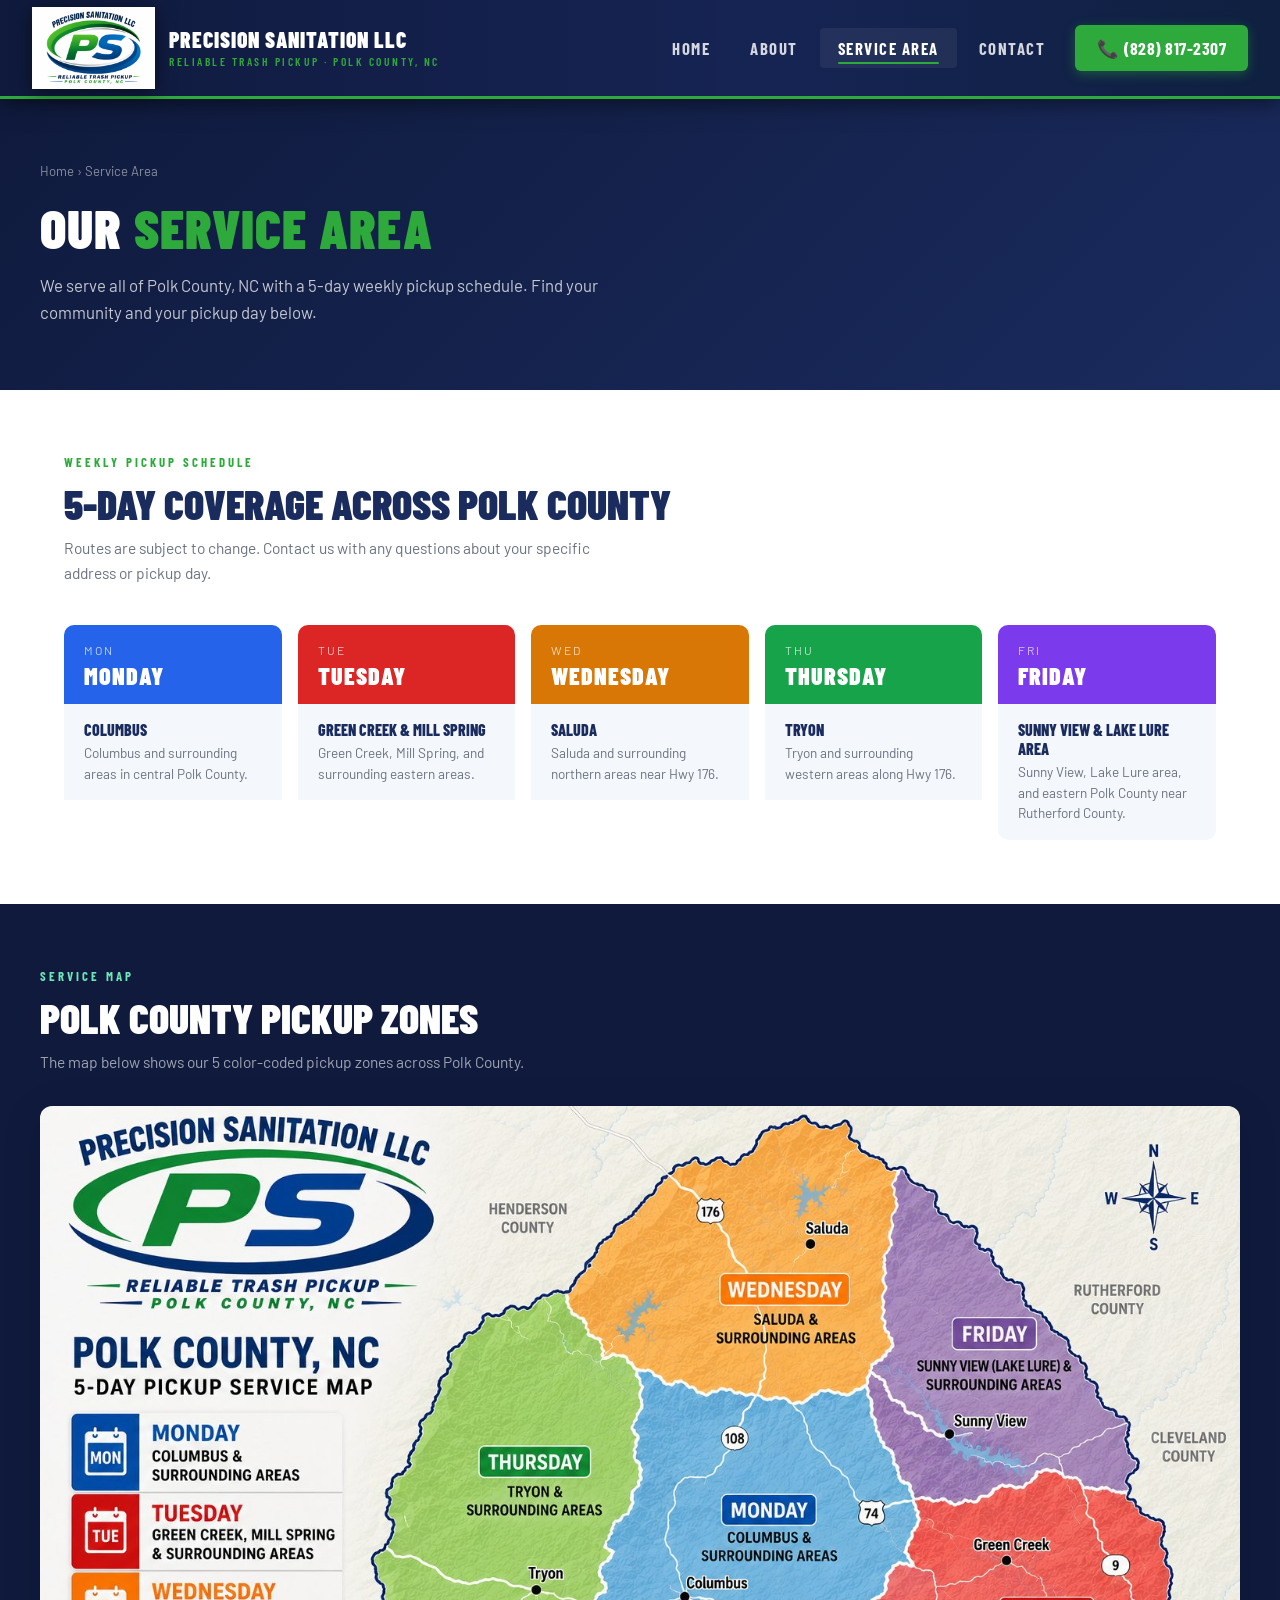
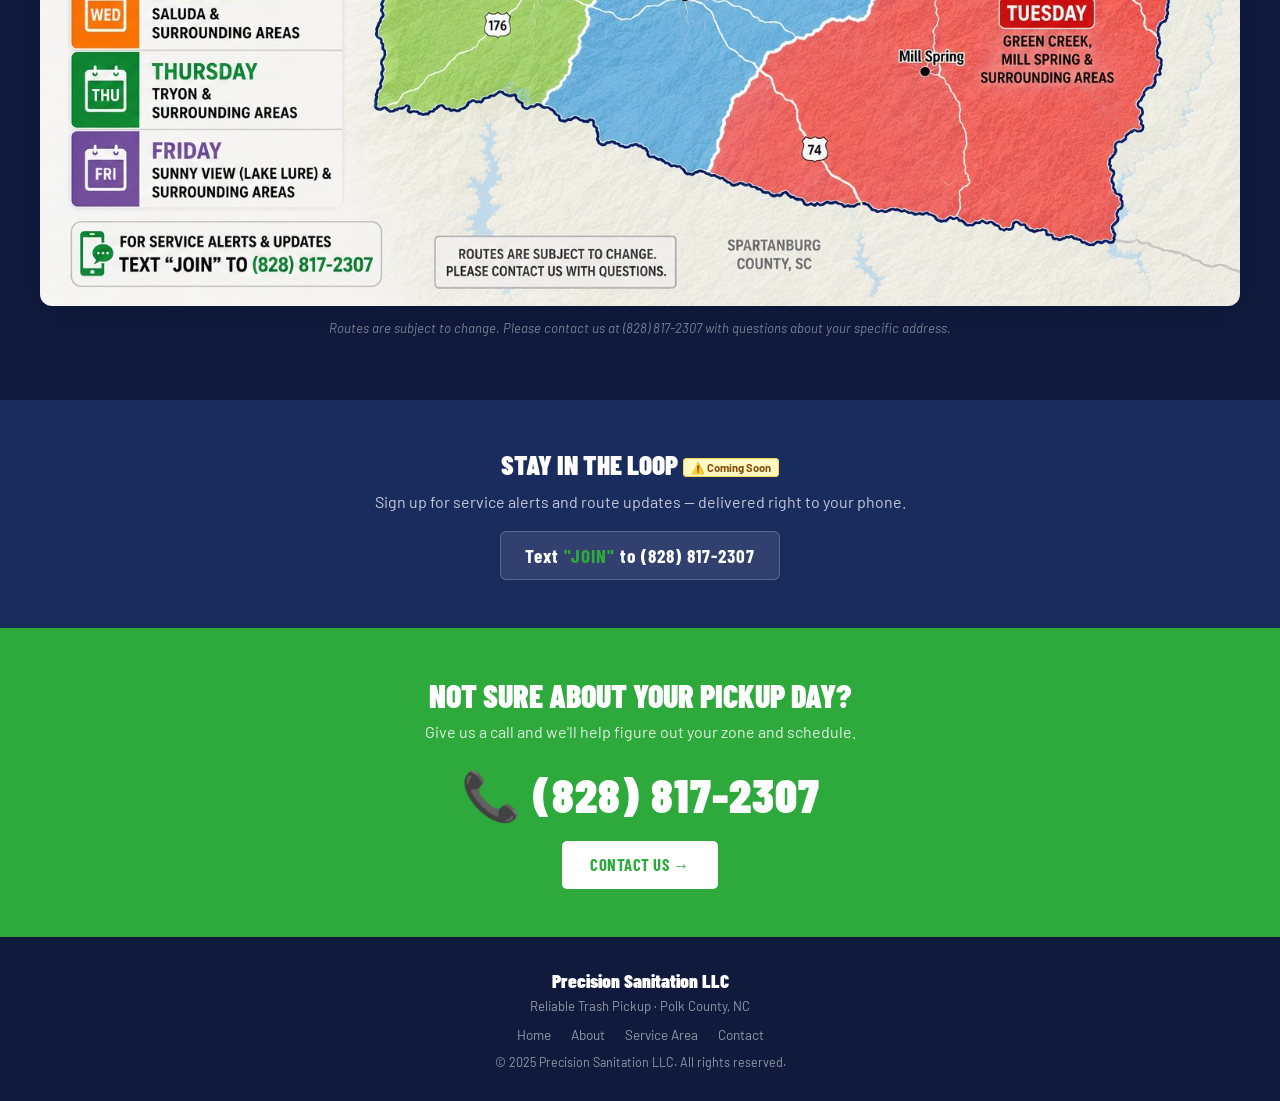
<file: servicearea.html>
<!DOCTYPE html>
<html lang="en">
<head>
  <meta charset="UTF-8"/>
  <meta name="viewport" content="width=device-width, initial-scale=1.0"/>
  <title>Service Area – Precision Sanitation LLC | Polk County, NC</title>
  <meta name="description" content="View Precision Sanitation's 5-day pickup schedule and service map for Polk County, NC. Columbus, Tryon, Saluda, Green Creek, Mill Spring, and Sunny View."/>
  <link rel="icon" type="image/x-icon" href="favicon.ico"/>
  <link rel="shortcut icon" type="image/x-icon" href="favicon.ico"/>
  <link rel="preconnect" href="https://fonts.googleapis.com"/>
  <link href="https://fonts.googleapis.com/css2?family=Barlow+Condensed:wght@400;600;700;800;900&family=Barlow:wght@400;500;600&display=swap" rel="stylesheet"/>
  <style>
    :root {
      --navy:#1a2b5e; --navy-dark:#0f1a3d; --green:#2eaa3c;
      --green-dark:#1d7a28; --white:#ffffff; --light:#f4f7fb;
      --gray:#6b7280; --border:#e2e8f0;
      --mon:#2563eb; --tue:#dc2626; --wed:#d97706; --thu:#16a34a; --fri:#7c3aed;
    }
    * { margin:0; padding:0; box-sizing:border-box; }
    body { font-family:'Barlow',sans-serif; color:#1f2937; background:var(--white); }

    

    .page-hero { background:linear-gradient(135deg,var(--navy-dark) 0%,var(--navy) 100%); color:var(--white); padding:64px 24px; }
    .page-hero-inner { max-width:1200px; margin:0 auto; }
    .breadcrumb { font-size:0.82rem; color:rgba(255,255,255,0.5); margin-bottom:16px; }
    .breadcrumb a { color:rgba(255,255,255,0.5); text-decoration:none; }
    .breadcrumb a:hover { color:var(--green); }
    .page-hero h1 { font-family:'Barlow Condensed',sans-serif; font-weight:900; font-size:clamp(2.4rem,5vw,3.4rem); text-transform:uppercase; letter-spacing:1px; margin-bottom:12px; }
    .page-hero h1 em { color:var(--green); font-style:normal; }
    .page-hero p { color:rgba(255,255,255,0.75); font-size:1.05rem; max-width:560px; line-height:1.6; }

    .schedule-section { max-width:1200px; margin:0 auto; padding:64px 24px; }
    .section-label { font-family:'Barlow Condensed',sans-serif; font-weight:700; font-size:0.8rem; letter-spacing:3px; text-transform:uppercase; color:var(--green); margin-bottom:8px; }
    .section-title { font-family:'Barlow Condensed',sans-serif; font-weight:900; font-size:clamp(1.8rem,4vw,2.6rem); text-transform:uppercase; color:var(--navy); margin-bottom:8px; }
    .section-sub { color:var(--gray); font-size:0.97rem; margin-bottom:40px; max-width:560px; line-height:1.6; }

    .day-cards { display:grid; grid-template-columns:repeat(auto-fit,minmax(200px,1fr)); gap:16px; }
    .day-card { border-radius:10px; overflow:hidden; }
    .day-header { padding:18px 20px 14px; color:var(--white); }
    .day-header .day-name { font-family:'Barlow Condensed',sans-serif; font-weight:900; font-size:1.5rem; text-transform:uppercase; letter-spacing:1px; }
    .day-header .day-short { font-size:0.75rem; opacity:0.7; text-transform:uppercase; letter-spacing:2px; margin-bottom:4px; }
    .day-body { background:var(--light); padding:16px 20px; }
    .day-body strong { font-family:'Barlow Condensed',sans-serif; font-weight:800; font-size:1rem; text-transform:uppercase; color:var(--navy); display:block; margin-bottom:4px; }
    .day-body p { font-size:0.85rem; color:var(--gray); line-height:1.5; }
    .mon-bg { background:var(--mon); }
    .tue-bg { background:var(--tue); }
    .wed-bg { background:var(--wed); }
    .thu-bg { background:var(--thu); }
    .fri-bg { background:var(--fri); }

    .map-section { background:var(--navy-dark); padding:64px 24px; }
    .map-section .section-label { color:#6ee7b7; }
    .map-section .section-title { color:var(--white); }
    .map-section .section-sub { color:rgba(255,255,255,0.6); }
    .map-inner { max-width:1200px; margin:0 auto; }
    .map-wrapper { margin-top:32px; border-radius:12px; overflow:hidden; box-shadow:0 8px 40px rgba(0,0,0,0.12); }
    .map-wrapper img { width:100%; height:auto; display:block; }
    .map-note { margin-top:14px; font-size:0.82rem; color:rgba(255,255,255,0.45); font-style:italic; text-align:center; }

    .alert-strip { background:var(--navy); color:var(--white); padding:48px 24px; text-align:center; }
    .alert-strip h2 { font-family:'Barlow Condensed',sans-serif; font-weight:900; font-size:1.7rem; text-transform:uppercase; margin-bottom:12px; }
    .alert-strip p { color:rgba(255,255,255,0.75); margin-bottom:20px; font-size:1rem; }
    .text-code { display:inline-block; background:rgba(255,255,255,0.1); border:1px solid rgba(255,255,255,0.2); border-radius:6px; padding:12px 24px; font-family:'Barlow Condensed',sans-serif; font-weight:700; font-size:1.2rem; letter-spacing:1px; color:var(--white); }
    .text-code span { color:var(--green); }

    .contact-strip { background:var(--green); color:var(--white); padding:48px 24px; text-align:center; }
    .contact-strip h2 { font-family:'Barlow Condensed',sans-serif; font-weight:900; font-size:2rem; text-transform:uppercase; margin-bottom:8px; }
    .contact-strip p { opacity:0.85; margin-bottom:24px; }
    .big-phone { font-family:'Barlow Condensed',sans-serif; font-weight:900; font-size:clamp(2.2rem,5vw,3rem); color:var(--white); text-decoration:none; letter-spacing:1px; display:inline-block; margin-bottom:8px; }
    .btn-white { background:var(--white); color:var(--green); padding:13px 28px; border-radius:5px; text-decoration:none; font-family:'Barlow Condensed',sans-serif; font-weight:700; font-size:1.05rem; letter-spacing:0.5px; text-transform:uppercase; display:inline-block; margin-top:8px; }
    .btn-white:hover { background:rgba(255,255,255,0.9); }

    footer { background:var(--navy-dark); color:rgba(255,255,255,0.55); padding:32px 24px; text-align:center; }
    footer a { color:rgba(255,255,255,0.55); text-decoration:none; }
    footer a:hover { color:var(--green); }
    .footer-inner { max-width:1200px; margin:0 auto; }
    .footer-name { font-family:'Barlow Condensed',sans-serif; font-weight:900; font-size:1.2rem; color:var(--white); margin-bottom:6px; }
    .footer-links { display:flex; justify-content:center; gap:20px; margin:12px 0; flex-wrap:wrap; }
    .footer-links a { font-size:0.85rem; }

    @media (max-width:768px) {
    }
    nav {
      background: linear-gradient(90deg, var(--navy-dark) 0%, #162454 60%, #0f2040 100%);
      position: sticky; top: 0; z-index: 100;
      box-shadow: 0 4px 20px rgba(0,0,0,0.5);
      border-bottom: 3px solid var(--green);
    }
    .nav-inner {
      max-width: 1300px; margin: 0 auto;
      display: flex; align-items: center; justify-content: space-between;
      padding: 0 32px; height: 96px;
    }
    .nav-logo { text-decoration: none; display: flex; align-items: center; gap: 0; }
    .nav-logo img {
      height: 82px; width: auto; display: block;
      filter: drop-shadow(0 3px 10px rgba(0,0,0,0.5));
      transition: transform 0.2s;
    }
    .nav-logo img:hover { transform: scale(1.03); }
    .nav-logo-text { display: flex; flex-direction: column; margin-left: 14px; }
    .nav-logo-text strong {
      font-family: 'Barlow Condensed', sans-serif; font-weight: 900;
      font-size: 1.35rem; color: var(--white); letter-spacing: 1px;
      line-height: 1.1; text-transform: uppercase;
    }
    .nav-logo-text span {
      font-family: 'Barlow Condensed', sans-serif; font-weight: 600;
      font-size: 0.72rem; color: var(--green); letter-spacing: 2.5px;
      text-transform: uppercase; margin-top: 2px;
    }
    .nav-links { display: flex; gap: 4px; align-items: center; }
    .nav-links a {
      color: rgba(255,255,255,0.82); text-decoration: none;
      font-family: 'Barlow Condensed', sans-serif; font-weight: 700;
      font-size: 1.05rem; letter-spacing: 1.5px; text-transform: uppercase;
      padding: 10px 18px; border-radius: 4px;
      transition: color 0.2s, background 0.2s;
      position: relative;
    }
    .nav-links a::after {
      content: ''; position: absolute; bottom: 4px; left: 18px; right: 18px;
      height: 2px; background: var(--green); border-radius: 2px;
      transform: scaleX(0); transition: transform 0.2s;
    }
    .nav-links a:hover::after, .nav-links a.active::after { transform: scaleX(1); }
    .nav-links a:hover, .nav-links a.active { color: var(--white); background: rgba(255,255,255,0.06); }
    .nav-phone {
      background: var(--green) !important; color: var(--white) !important;
      border-radius: 6px !important; padding: 12px 22px !important;
      font-size: 1.1rem !important; letter-spacing: 0.5px !important;
      box-shadow: 0 3px 12px rgba(46,170,60,0.4) !important;
      margin-left: 8px !important;
    }
    .nav-phone::after { display: none !important; }
    .nav-phone:hover { background: var(--green-dark) !important; transform: translateY(-1px); box-shadow: 0 5px 16px rgba(46,170,60,0.5) !important; }
    @media(max-width: 960px) { .nav-logo-text { display: none; } }
    @media(max-width: 768px) {
      .nav-links a:not(.nav-phone) { display: none; }
      .nav-inner { height: 72px; padding: 0 20px; }
      .nav-logo img { height: 60px; }
    }
  </style>
</head>
<body>

<nav>
  <div class="nav-inner">
    <a href="index.html" class="nav-logo">
      <img src="logo.png" alt="Precision Sanitation LLC"
           onerror="this.style.display='none'"/>
      <div class="nav-logo-text">
        <strong>Precision Sanitation LLC</strong>
        <span>Reliable Trash Pickup &middot; Polk County, NC</span>
      </div>
    </a>
    <div class="nav-links">
      <a href="index.html">Home</a>
      <a href="about.html">About</a>
      <a href="servicearea.html" class="active">Service Area</a>
      <a href="contact.html">Contact</a>
      <a href="tel:8288172307" class="nav-phone">📞 (828) 817-2307</a>
    </div>
  </div>
</nav>

<section class="page-hero">
  <div class="page-hero-inner">
    <div class="breadcrumb"><a href="index.html">Home</a> › Service Area</div>
    <h1>Our <em>Service Area</em></h1>
    <p>We serve all of Polk County, NC with a 5-day weekly pickup schedule. Find your community and your pickup day below.</p>
  </div>
</section>

<section class="schedule-section">
  <div class="section-label">Weekly Pickup Schedule</div>
  <h2 class="section-title">5-Day Coverage Across Polk County</h2>
  <p class="section-sub">Routes are subject to change. Contact us with any questions about your specific address or pickup day.</p>
  <div class="day-cards">
    <div class="day-card">
      <div class="day-header mon-bg">
        <div class="day-short">Mon</div>
        <div class="day-name">Monday</div>
      </div>
      <div class="day-body">
        <strong>Columbus</strong>
        <p>Columbus and surrounding areas in central Polk County.</p>
      </div>
    </div>
    <div class="day-card">
      <div class="day-header tue-bg">
        <div class="day-short">Tue</div>
        <div class="day-name">Tuesday</div>
      </div>
      <div class="day-body">
        <strong>Green Creek &amp; Mill Spring</strong>
        <p>Green Creek, Mill Spring, and surrounding eastern areas.</p>
      </div>
    </div>
    <div class="day-card">
      <div class="day-header wed-bg">
        <div class="day-short">Wed</div>
        <div class="day-name">Wednesday</div>
      </div>
      <div class="day-body">
        <strong>Saluda</strong>
        <p>Saluda and surrounding northern areas near Hwy 176.</p>
      </div>
    </div>
    <div class="day-card">
      <div class="day-header thu-bg">
        <div class="day-short">Thu</div>
        <div class="day-name">Thursday</div>
      </div>
      <div class="day-body">
        <strong>Tryon</strong>
        <p>Tryon and surrounding western areas along Hwy 176.</p>
      </div>
    </div>
    <div class="day-card">
      <div class="day-header fri-bg">
        <div class="day-short">Fri</div>
        <div class="day-name">Friday</div>
      </div>
      <div class="day-body">
        <strong>Sunny View &amp; Lake Lure Area</strong>
        <p>Sunny View, Lake Lure area, and eastern Polk County near Rutherford County.</p>
      </div>
    </div>
  </div>
</section>

<section class="map-section">
  <div class="map-inner">
    <div class="section-label">Service Map</div>
    <h2 class="section-title">Polk County Pickup Zones</h2>
    <p class="section-sub" style="margin-bottom:0;">The map below shows our 5 color-coded pickup zones across Polk County.</p>
    <div class="map-wrapper">
      <img src="service-map.png" alt="Polk County 5-Day Pickup Service Map – Precision Sanitation LLC"/>
    </div>
    <p class="map-note">Routes are subject to change. Please contact us at (828) 817-2307 with questions about your specific address.</p>
  </div>
</section>

<section class="alert-strip">
  <h2>Stay in the Loop <span style="font-size:0.7rem;background:#fef9c3;color:#854d0e;border:1px solid #fcd34d;border-radius:4px;padding:2px 7px;font-family:'Barlow',sans-serif;font-weight:700;letter-spacing:0;text-transform:none;vertical-align:middle;">⚠️ Coming Soon</span></h2>
  <p>Sign up for service alerts and route updates — delivered right to your phone.</p>
  <div class="text-code">Text <span>"JOIN"</span> to (828) 817-2307</div>
</section>

<section class="contact-strip">
  <h2>Not Sure About Your Pickup Day?</h2>
  <p>Give us a call and we'll help figure out your zone and schedule.</p>
  <a href="tel:8288172307" class="big-phone">📞 (828) 817-2307</a>
  <br/>
  <a href="contact.html" class="btn-white">Contact Us →</a>
</section>

<footer>
  <div class="footer-inner">
    <div class="footer-name">Precision Sanitation LLC</div>
    <div style="font-size:0.82rem;margin-bottom:8px;">Reliable Trash Pickup · Polk County, NC</div>
    <div class="footer-links">
      <a href="index.html">Home</a>
      <a href="about.html">About</a>
      <a href="servicearea.html">Service Area</a>
      <a href="contact.html">Contact</a>
    </div>
    <div style="font-size:0.78rem;">© 2025 Precision Sanitation LLC. All rights reserved.</div>
  </div>
</footer>

</body>
</html>
</file>
